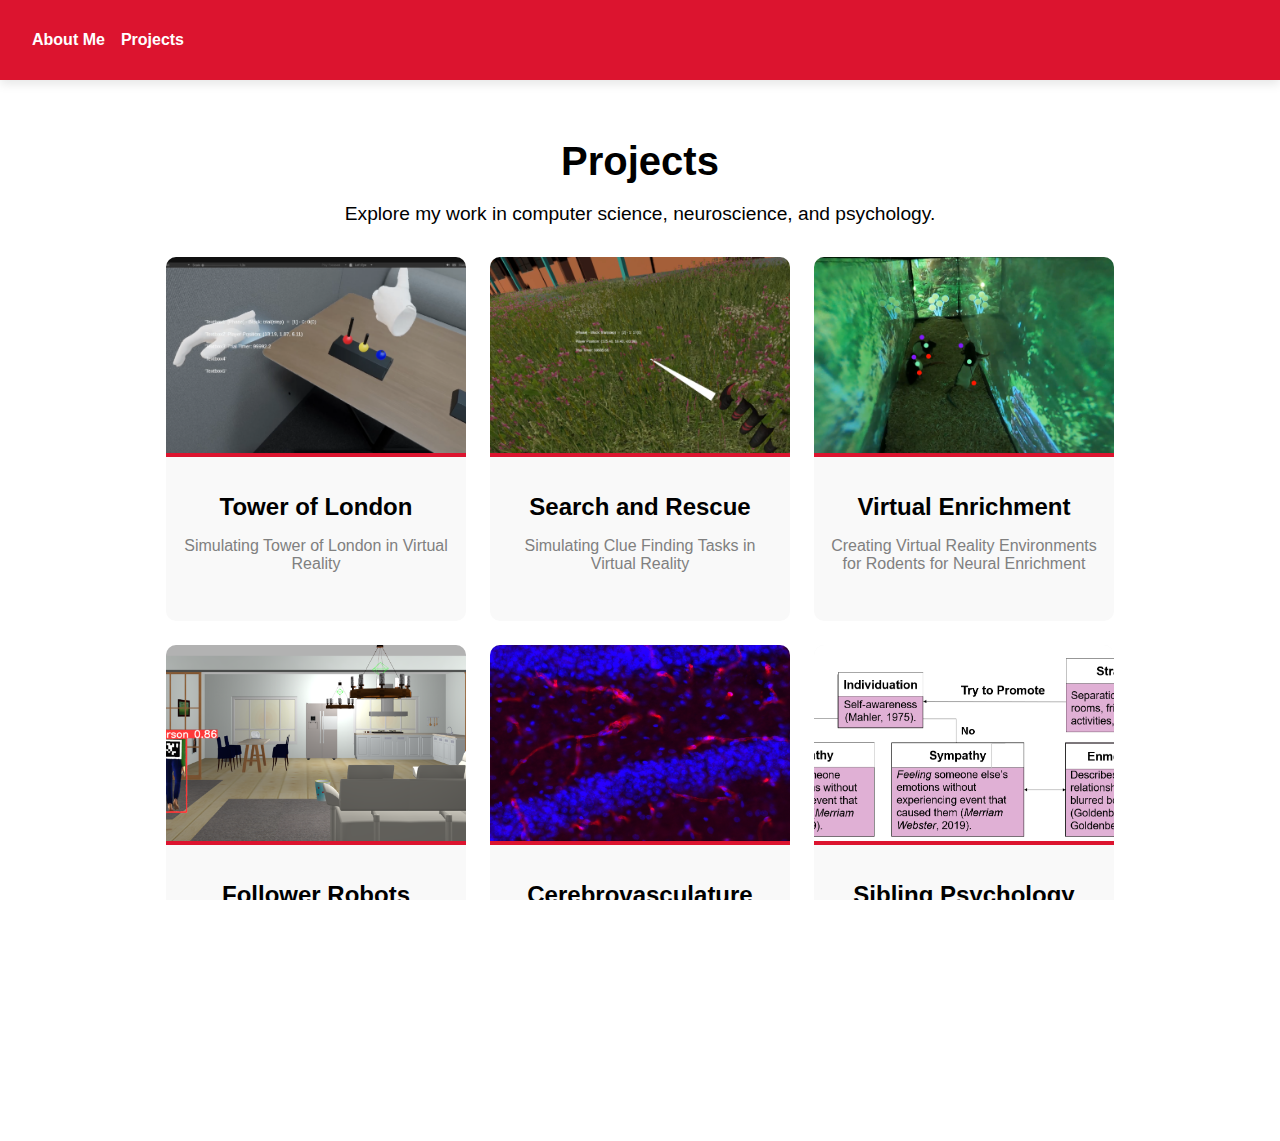
<file: index.html>
<!DOCTYPE html>
<html lang="en">
<head>
    <meta charset="UTF-8">
    <meta name="viewport" content="width=device-width, initial-scale=1.0">
    <title>Projects</title>
    <link href="https://fonts.googleapis.com/icon?family=Material+Icons" rel="stylesheet">
    <link rel="stylesheet" type="text/css" href="projects.css">
</head>
<body>
    <header>
        <div class="navbar">
            <ul class="nav-contact-links">
                <li><a href="bio.html">About Me</a></li>
                <li><a href="index.html">Projects</a></li>
            </ul>
        </div>
    </header>
    
    <main class="projects-section">
        <h1>Projects</h1>
        <p>Explore my work in computer science, neuroscience, and psychology.</p>
        <div class="project-cards">
            <a href="tol.html" class="project-card">
                <img src="tol-screencapture.png" alt="Tower of London VR">
                <div class="project-info">
                    <h2>Tower of London</h2>
                    <p>Simulating Tower of London in Virtual Reality</p>
                </div>
            </a>

            <a href="searchandrescue.html" class="project-card">
                <img src="vr-search.png" alt="Search in Virtual Reality">
                <div class="project-info">
                    <h2>Search and Rescue</h2>
                    <p>Simulating Clue Finding Tasks in Virtual Reality</p>
                </div>
            </a>
    
            <a href="virtualenrichment.html" class="project-card">
                <img src="VRShot.png" alt="Rats in Virtual and Physical Enriched Environments">
                <div class="project-info">
                    <h2>Virtual Enrichment</h2>
                    <p>Creating Virtual Reality Environments for Rodents for Neural Enrichment</p>
                </div>
            </a>

            <a href="followerRobots.html" class="project-card">
                <img src="fixedreu.png" alt="Human-Following Robot">
                <div class="project-info">
                    <h2>Follower Robots</h2>
                    <p>Comparing Object Detection Algorithms for Human-Following Robots</p>
                </div>
            </a>

            <a href="vasculature.html" class="project-card">
                <img src="vasculature_result.png" alt="Vasculature in a Rat">
                <div class="project-info">
                    <h2>Cerebrovasculature</h2>
                    <p>Comparing Vasculature in Standard and Enriched Rodent Environments</p>
                </div>
            </a>

            <a href="siblings.html" class="project-card">
                <img src="twinsdiagram.png" alt="Twin and Nontwin Sibling Relationships">
                <div class="project-info">
                    <h2>Sibling Psychology</h2>
                    <p>Using Mixed-Methods to Compare Twin and Nontwin Sibling Relationships</p>
                </div>
            </a>
        </div>
    </main>

    <footer class="footer-container">
        <ul class="footer-links">
            <li><a href="mailto:paean.luby@richmond.edu">paean.luby@richmond.edu</a></li>
            <li><a href="https://www.linkedin.com/in/paean-luby-8a6186168/" target="_blank">LinkedIn Profile</a></li>
        </ul>
    </footer>
</body>
</html>
</file>
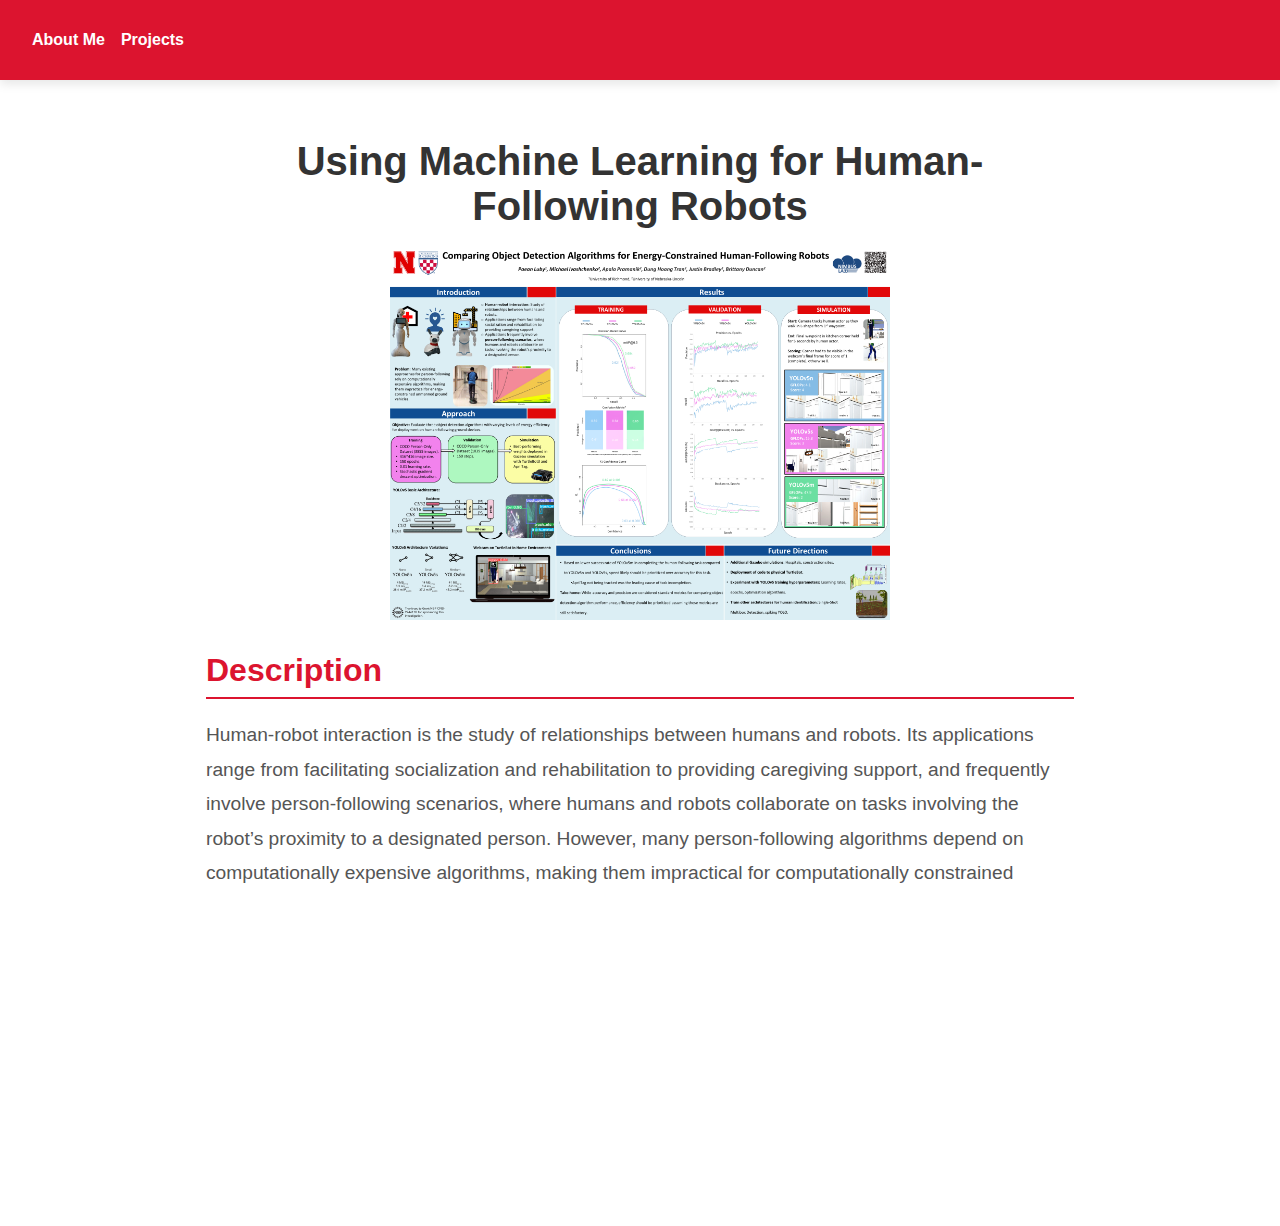
<file: followerRobots.html>
<!DOCTYPE html>
<html lang="en">
<head>
    <meta charset="UTF-8">
    <meta name="viewport" content="width=device-width, initial-scale=1.0">
    <title>Follower Robots</title>
    <link rel="stylesheet" href="search.css">
</head>
<body>
    <header>
        <div class="navbar">
            <ul class="nav-contact-links">
                <li><a href="bio.html">About Me</a></li>
                <li><a href="index.html">Projects</a></li>
            </ul>
        </div>
    </header>
    
    <div class="project-details">
        <h1>Using Machine Learning for Human-Following Robots</h1>
        <div class="media-container">
            <img src="NIMBUS_Poster2.png" alt="Project Diagram">
        </div>
        <h2 class="section-header">Description</h2>
        <div class="description">
            <p>
                Human-robot interaction is the study of relationships between humans and robots. 
                Its applications range from facilitating socialization and rehabilitation to providing caregiving support, and
                frequently involve person-following scenarios, where humans and robots collaborate on tasks involving the robot’s proximity
                to a designated person. However, many person-following algorithms depend on computationally expensive algorithms, making
                them impractical for computationally constrained unmanned ground vehicles. This project sought to compare three object detection algorithms
                (YOLOv5nano, small, and medium) in their completion of a human-following task.
            </p>
        </div>
        <h2 class="section-header">Implementation</h2>
        <div class="description">
            <p>
                This program was built with Python, Gazebo, and ROS 2. 
            </p>
        </div>
    </div>
    <footer class="footer-container">
        <ul class="footer-links">
            <li><a href="mailto:paean.luby@richmond.edu">paean.luby@richmond.edu</a></li>
            <li><a href="https://www.linkedin.com/in/paean-luby-8a6186168/" target="_blank">LinkedIn Profile</a></li>
        </ul>
    </footer>
</body>
</html>
</file>
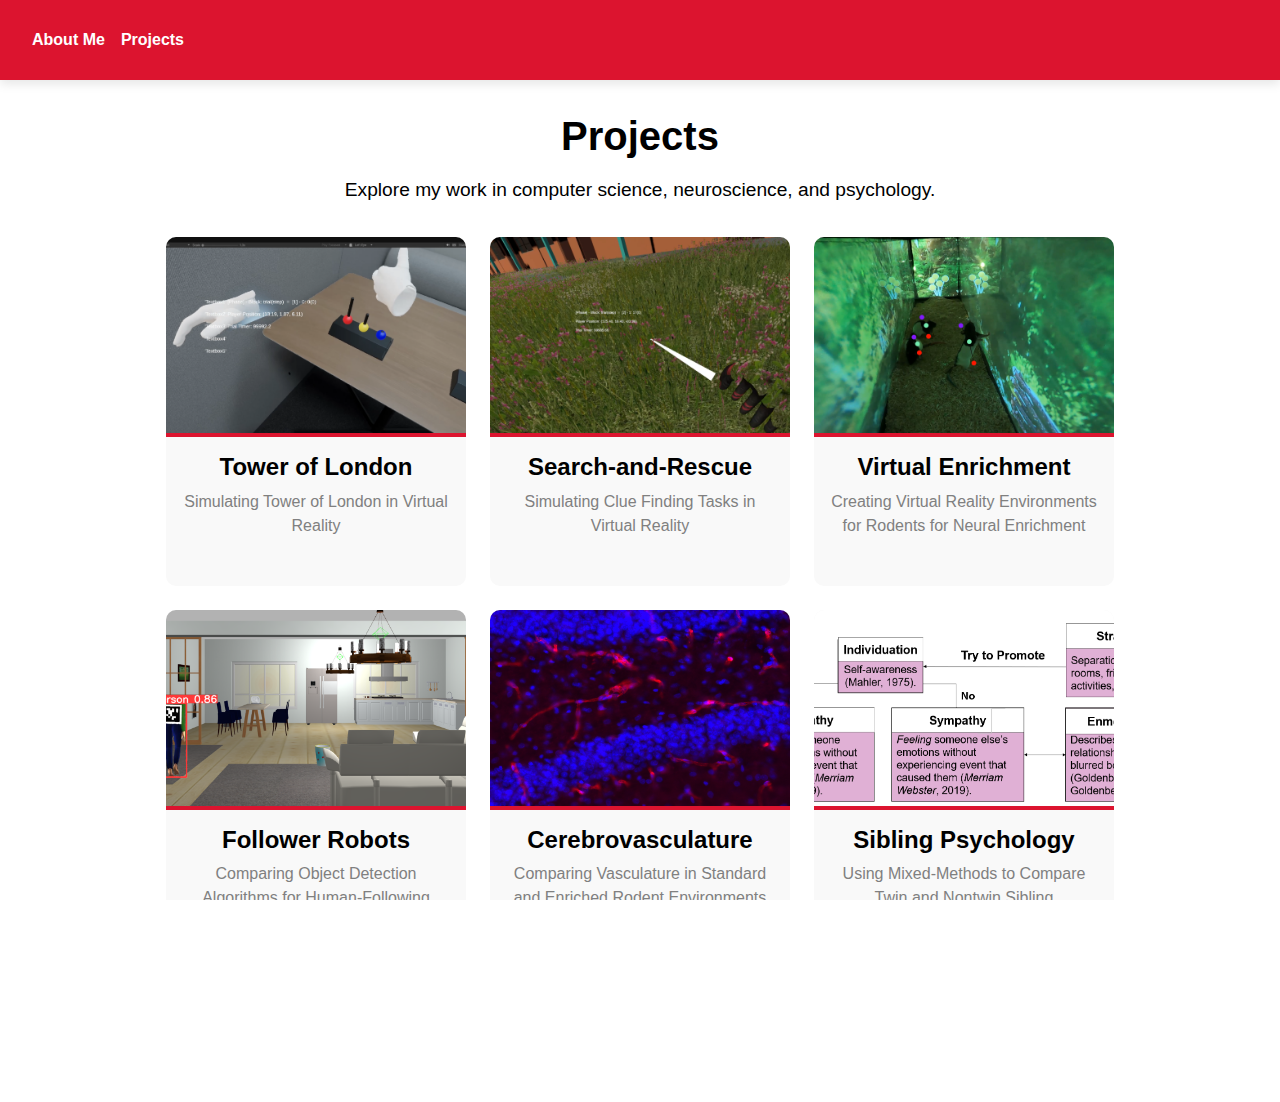
<file: projects.html>
<!DOCTYPE html>
<html lang="en">
<head>
    <meta charset="UTF-8">
    <meta name="viewport" content="width=device-width, initial-scale=1.0">
    <title>Projects</title>
    <link href="https://cdn.jsdelivr.net/npm/bootstrap@5.3.3/dist/css/bootstrap.min.css" rel="stylesheet">
    <link href="https://fonts.googleapis.com/icon?family=Material+Icons" rel="stylesheet">
    <link rel="stylesheet" type="text/css" href="projects.css">
</head>
<body>
    <header>
        <div class="navbar">
            <ul class="nav-contact-links">
                <li><a href="bio.html">About Me</a></li>
                <li><a href="projects.html">Projects</a></li>
            </ul>
        </div>
    </header>
    
    <div class="projects-section">
        <h1>Projects</h1>
        <p>Explore my work in computer science, neuroscience, and psychology.</p>
        <div class="project-cards">
            <a href="tol.html" class="project-card">
                <img src="tol-screencapture.png" alt="Tower of London VR">
                <div class="project-info">
                    <h2>Tower of London</h2>
                    <p>Simulating Tower of London in Virtual Reality</p>
                </div>
            </a>

            <a href="searchandrescue.html" class="project-card">
                <img src="vr-search.png" alt="Search in Virtual Reality">
                <div class="project-info">
                    <h2>Search-and-Rescue</h2>
                    <p>Simulating Clue Finding Tasks in Virtual Reality</p>
                </div>
            </a>
    
            <a href="virtualenrichment.html" class="project-card">
                <img src="VRShot.png" alt="Rats in Virtual and Physical Enriched Environments">
                <div class="project-info">
                    <h2>Virtual Enrichment</h2>
                    <p>Creating Virtual Reality Environments for Rodents for Neural Enrichment</p>
                </div>
            </a>

            <a href="followerRobots.html" class="project-card">
                <img src="fixedreu.png" alt="Human-Following Robot">
                <div class="project-info">
                    <h2>Follower Robots</h2>
                    <p>Comparing Object Detection Algorithms for Human-Following Robots</p>
                </div>
            </a>

            <a href="vasculature.html" class="project-card">
                <img src="vasculature_result.png" alt="Vasculature in a Rat">
                <div class="project-info">
                    <h2>Cerebrovasculature</h2>
                    <p>Comparing Vasculature in Standard and Enriched Rodent Environments</p>
                </div>
            </a>

            <a href="siblings.html" class="project-card">
                <img src="twinsdiagram.png" alt="Twin and Nontwin Sibling Relationships">
                <div class="project-info">
                    <h2>Sibling Psychology</h2>
                    <p>Using Mixed-Methods to Compare Twin and Nontwin Sibling Relationships</p>
                </div>
            </a>
        </div>
    </div>
    <footer class="footer-container">
        <ul class="footer-links">
            <li><a href="mailto:paean.luby@richmond.edu">paean.luby@richmond.edu</a></li>
            <li><a href="https://www.linkedin.com/in/paean-luby-8a6186168/" target="_blank">LinkedIn Profile</a></li>
        </ul>
    </footer>

</body>
</html>
</file>
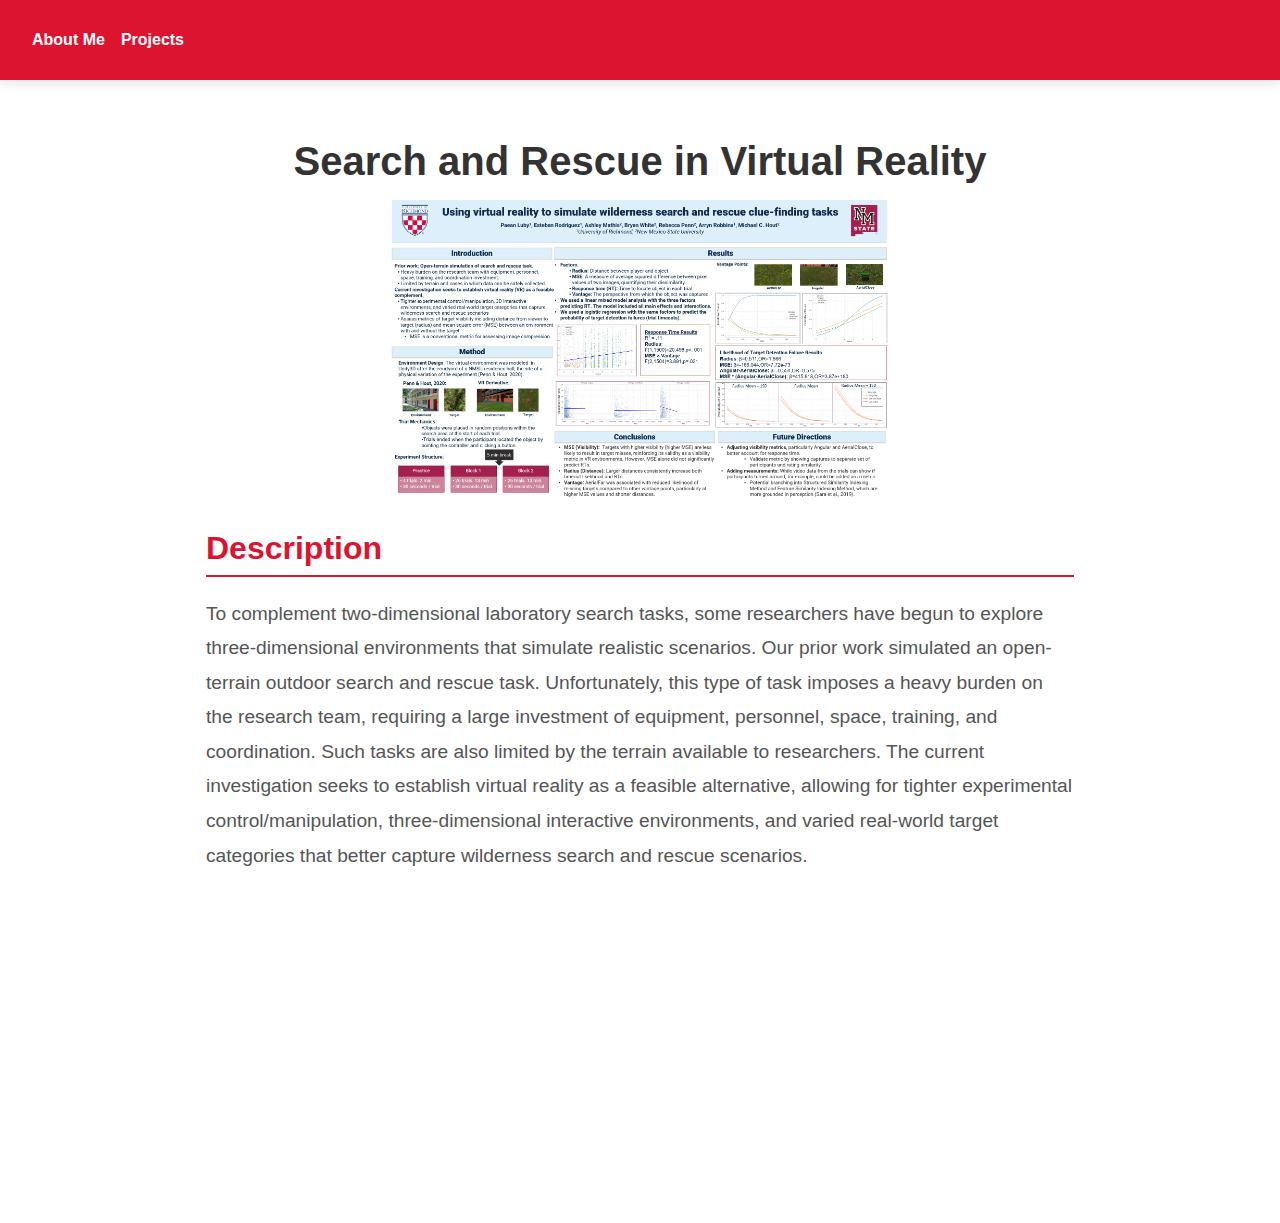
<file: searchandrescue.html>
<!DOCTYPE html>
<html lang="en">
<head>
    <meta charset="UTF-8">
    <meta name="viewport" content="width=device-width, initial-scale=1.0">
    <title>Search and Rescue in Virutal Reality</title>
    <link rel="stylesheet" href="search.css">
</head>
<body>
    <header>
        <div class="navbar">
            <ul class="nav-contact-links">
                <li><a href="bio.html">About Me</a></li>
                <li><a href="index.html">Projects</a></li>
            </ul>
        </div>
    </header>
    
    <div class="project-details">
        <h1>Search and Rescue in Virtual Reality</h1>
        <div class="media-container">
            <img src="vrposter.png" alt="Project Diagram">
        </div>
        <h2 class="section-header">Description</h2>
        <div class="description">
            <p>
                To complement two-dimensional laboratory search tasks, some researchers have begun to 
                explore three-dimensional environments that simulate realistic scenarios. Our prior work 
                simulated an open-terrain outdoor search and rescue task. Unfortunately, this type of task 
                imposes a heavy burden on the research team, requiring a large investment of equipment, personnel, 
                space, training, and coordination. Such tasks are also limited by the terrain available to researchers. 
                The current investigation seeks to establish virtual reality as a feasible alternative, allowing for 
                tighter experimental control/manipulation, three-dimensional interactive environments, and varied 
                real-world target categories that better capture wilderness search and rescue scenarios.
            </p>
        </div>
        <h2 class="section-header">Implementation</h2>
        <div class="description">
            <p>
                This program is built in Unity, primarily with C#.
            </p>
        </div>
        <a href="https://github.com/PaeanLuby/SAR_VR" class="btn" aria-label="View GitHub">View GitHub</a>
    </div>
    <footer class="footer-container">
        <ul class="footer-links">
            <li><a href="mailto:paean.luby@richmond.edu">paean.luby@richmond.edu</a></li>
            <li><a href="https://www.linkedin.com/in/paean-luby-8a6186168/" target="_blank">LinkedIn Profile</a></li>
        </ul>
    </footer>
</body>
</html>
</file>
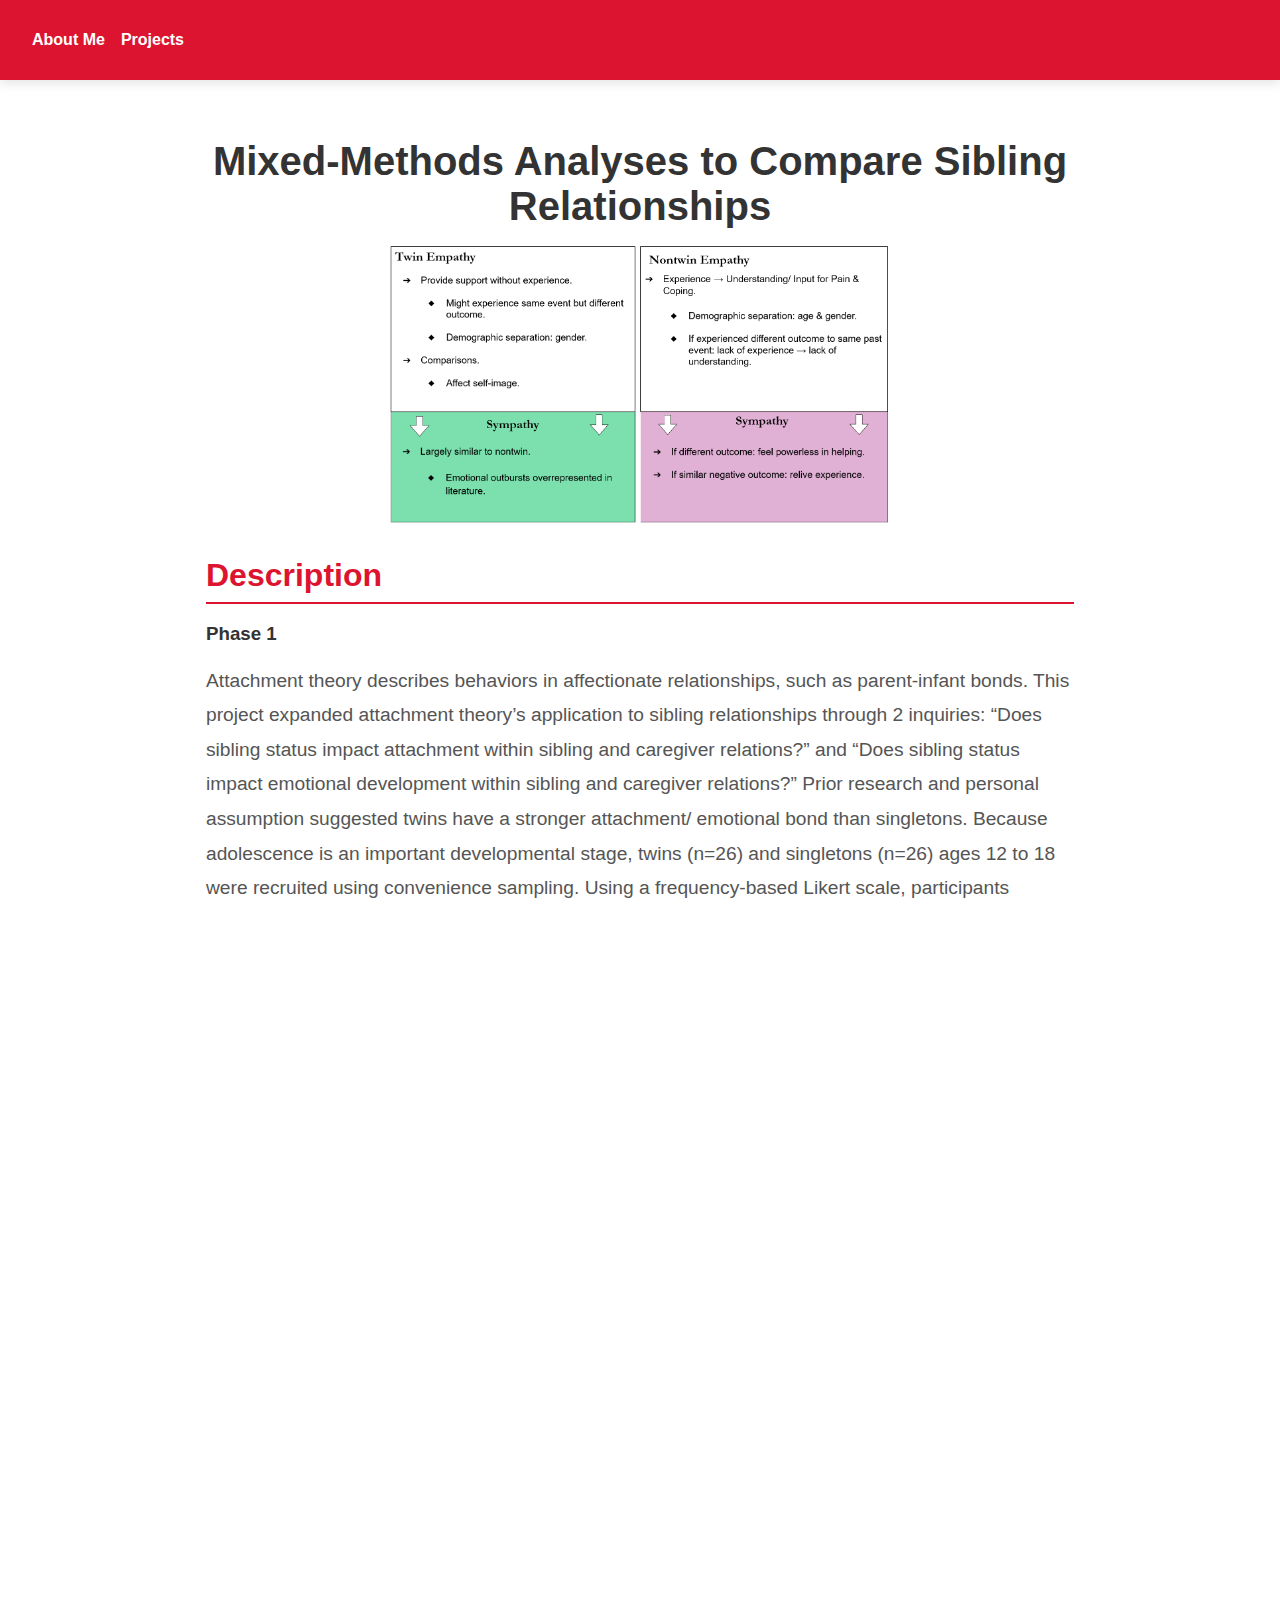
<file: siblings.html>
<!DOCTYPE html>
<html lang="en">
<head>
    <meta charset="UTF-8">
    <meta name="viewport" content="width=device-width, initial-scale=1.0">
    <title>Sibling Relationships</title>
    <link rel="stylesheet" href="search.css">
</head>
<body>
    <header>
        <div class="navbar">
            <ul class="nav-contact-links">
                <li><a href="bio.html">About Me</a></li>
                <li><a href="index.html">Projects</a></li>
            </ul>
        </div>
    </header>
    
    <div class="project-details">
        <h1>Mixed-Methods Analyses to Compare Sibling Relationships</h1>
        <div class="media-container">
            <img src="twins.png" alt="Diagram Displaying Manifestation of Sibling Empathy and Sympathy">
        </div>
        <h2 class="section-header">Description</h2>
        <div class="description">
            <h3>Phase 1</h3>
            <p>
                    Attachment theory describes behaviors in affectionate relationships, such as parent-infant bonds. 
                This project expanded attachment theory’s application to sibling relationships through 2 inquiries: 
                “Does sibling status impact attachment within sibling and caregiver relations?” and “Does sibling 
                status impact emotional development within sibling and caregiver relations?” Prior research and 
                personal assumption suggested twins have a stronger attachment/ emotional bond than singletons. 
                Because adolescence is an important developmental stage, twins (n=26) and singletons (n=26) ages 
                12 to 18 were recruited using convenience sampling. Using a frequency-based Likert scale, 
                participants completed an anonymous 48-question survey developed by the researcher to measure 
                attachment and emotional development with their sibling and caregiver from their perspective. 
                Two-tailed t-tests were used to measure raw scores for the attachment construct and means and 
                standard deviations were calculated for each group. Overall, concerning attachment (12 items), 
                singletons and twins were found to attach to their sibling to a similar extent (p>.05). However, 
                singletons were found to have a higher attachment to their caregiver than twins (p&lt;.05). 
                A chi-square test was used to measure emotional development items and degrees of freedom
                were calculated for each group. Concerning emotional development (8 items), no difference 
                in frequency of dominance, social dependence, or conflict was found for twins and singletons 
                (p>.05). These results suggest that society’s differing treatment of twins and singletons, 
                at least within the adolescent stage, is inconsistent with the dynamics of these interpersonal 
                connections, supporting the recent biopsychosocial shift in parenting multiples as individuals.
            </p>
            <h3>Phase 2</h3>
            <p>
                Twinship has been recognized as interfering with the separation-individuation process, 
                in which familial dependency is reduced for individual development. One way in which 
                experts have approached this complication is by promoting twin treatment similar to 
                that of nontwins. Where their agreement usually ends, however, is on the question of 
                what constitutes this treatment, and how it affects emotional well-being into adolescence 
                and beyond. Twins (n=29) and nontwins (n=25) ages 13-19 were recruited using purposeful sampling. 
                Participants completed a 20-question survey developed by the researcher to collect quantitative 
                and qualitative information about sibling individuation, empathy, sympathy, and enmeshment. Pearson’s 
                chi-squared tests (χ2), Fisher’s exact tests, odds ratios, and associations were applied to sets of 
                categorical data to measure frequencies for the individuation and enmeshment constructs. For the embedded 
                qualitative questions about empathy and sympathy, 6 themes emerged from 75 significant statements.  
                Experiences of empathy and sympathy in sibling relationships encompassed achievement, punishment, health, 
                peer relationships, adjustment, and general. Concerning individuation, twins were found to share a room, be 
                compared by others, have the same friends, and dress alike in childhood significantly more often than their 
                nontwin counterparts (p&lt;.05). In spite of these less individualistic treatments, no sibling status-based 
                differences in enmeshment-related behaviors were found (p>.05). However, associations were found between 
                certain forms of collectivist treatment and frequency of comparisons, which twins claimed negatively 
                affected their twinship. These results suggest that some individuation strategies emphasized by twin 
                experts are not as central to promoting intersibling well-being as others less widely emphasized, such as 
                avoiding comparisons.

            </p>
        </div>
        <h2 class="section-header">Implementation</h2>
        <div class="description">
            <p>
                Qualitative data was analyzed in Atlas.Ti and quantitative data was analyzed in Excel.
            </p>
        </div>
        <div class="bottom-container">
            <a href="twinposter1.pdf" class="btn" aria-label="View Poster from Phase 1" target="_blank">View Poster from Phase 1</a>
            <a href="paper2.pdf" class="btn" aria-label="View Paper from Phase 2" target="_blank">View Paper from Phase 2</a>
            </a>
        </div>
    </div>
    <footer class="footer-container">
        <ul class="footer-links">
            <li><a href="mailto:paean.luby@richmond.edu">paean.luby@richmond.edu</a></li>
            <li><a href="https://www.linkedin.com/in/paean-luby-8a6186168/" target="_blank">LinkedIn Profile</a></li>
        </ul>
    </footer>
</body>
</html>
</file>
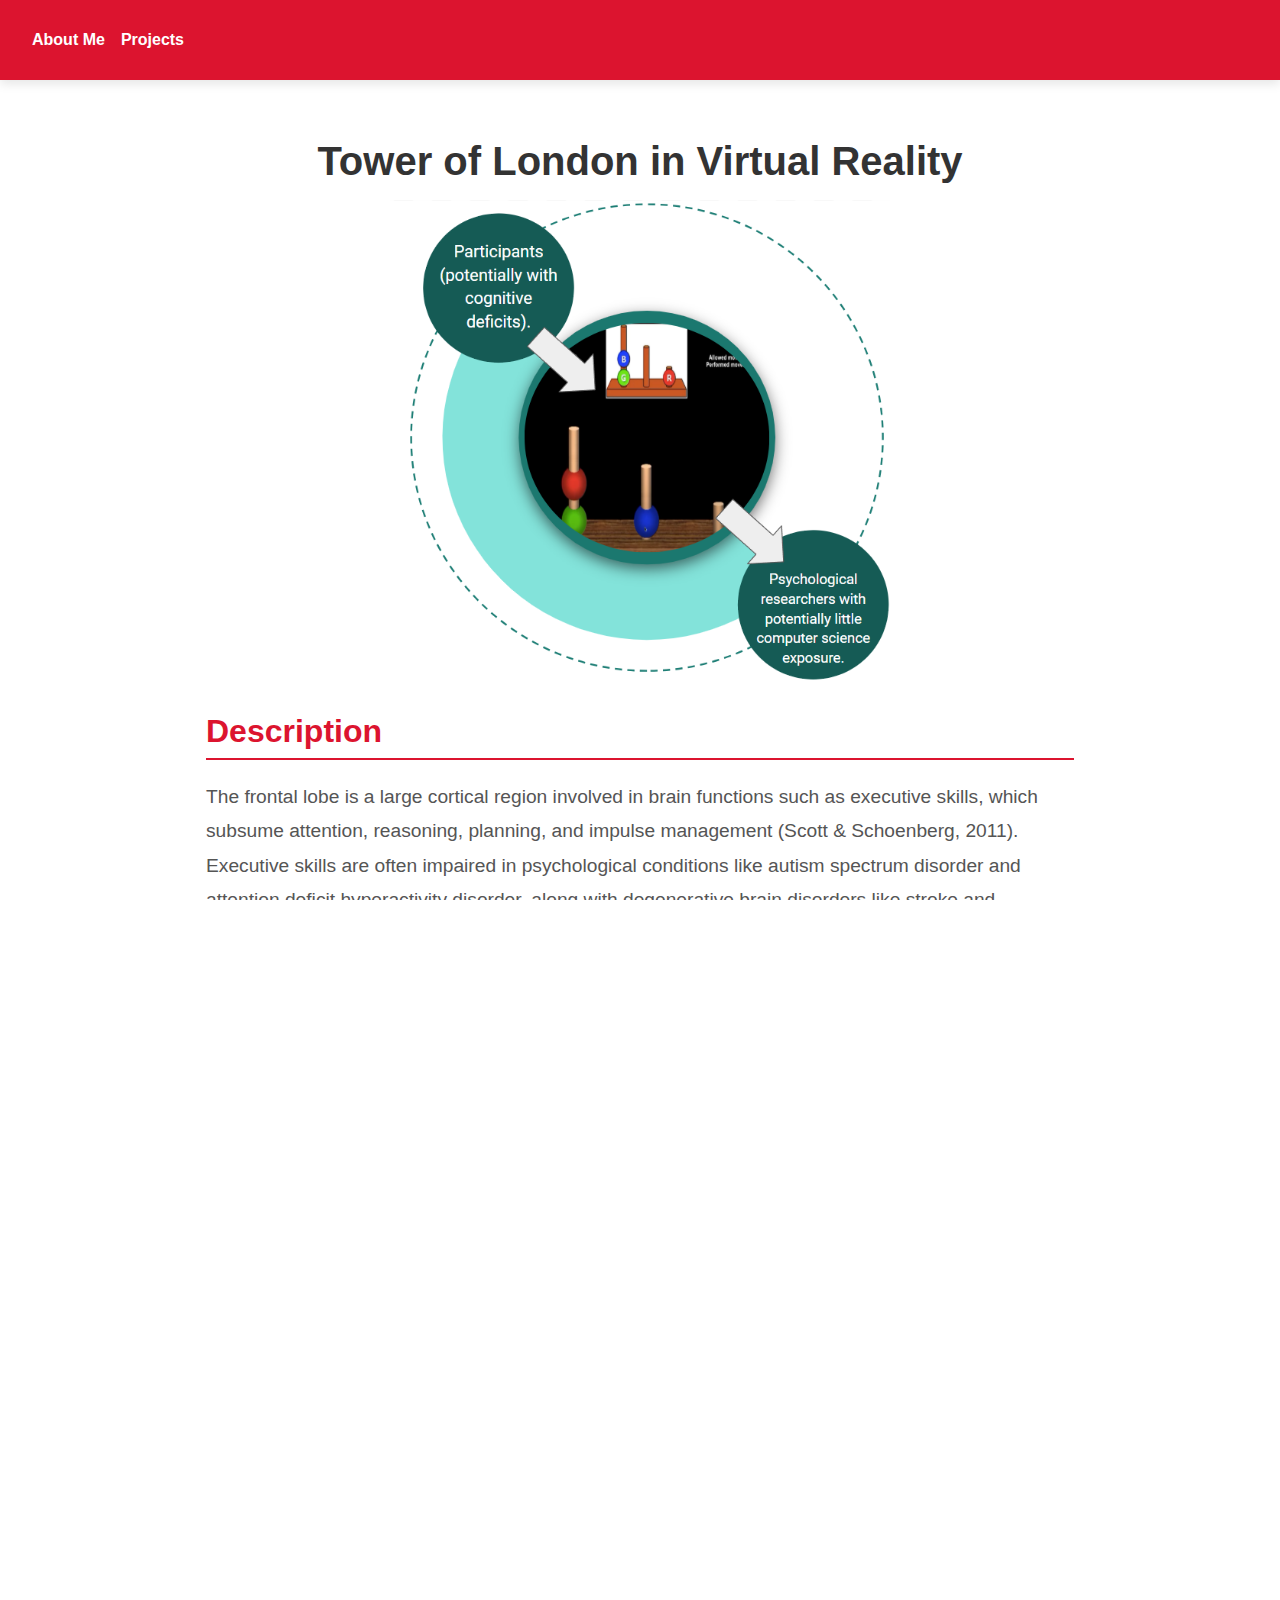
<file: tol.html>
<!DOCTYPE html>
<html lang="en">
<head>
    <meta charset="UTF-8">
    <meta name="viewport" content="width=device-width, initial-scale=1.0">
    <title>Tower of London in Virtual Reality</title>
    <link rel="stylesheet" href="search.css">
</head>
<body>
    <header>
        <div class="navbar">
            <ul class="nav-contact-links">
                <li><a href="bio.html">About Me</a></li>
                <li><a href="index.html">Projects</a></li>
            </ul>
        </div>
    </header>
    <div class="project-details">
        <h1>Tower of London in Virtual Reality</h1>
        <div class="media-container">
            <img src="tolschema.png" alt="Project Diagram">
        </div>
        <h2 class="section-header">Description</h2>
        <div class="description">
            <p>
                The frontal lobe is a large cortical region involved 
                in brain functions such as executive skills, which 
                subsume attention, reasoning, planning, and impulse 
                management (Scott & Schoenberg, 2011). Executive skills
                are often impaired in psychological conditions like 
                autism spectrum disorder and attention deficit 
                hyperactivity disorder, along with degenerative brain 
                disorders like stroke and dementia (Cleveland Clinic, 2024). 
                Tower tasks are assessments that require the user to 
                reach a goal position in the fewest number of moves, 
                a task calling upon planning abilities. Current popular 
                tower tasks include the Tower of Hanoi and the Tower of 
                London, both with various adaptations. The Tower of Hanoi 
                requires the user to move all disks from the left to the 
                right peg in the fewest number of moves with two constraints: 
                (1) the user may not place a smaller disk under a larger one and 
                (2) only one disk can be moved at a time. The Tower of London aimed to 
                operationalize the difficulty of the problems in the Tower of Hanoi to more 
                precisely assess planning in people with frontal lobe difficulties. All of the 
                balls are the same size in the Tower of London, and only one ball can be moved at a time. 
                The pegs are also of different sizes, holding three, two, and one balls, respectively. 
                The original test developed by Shallice (1982) comprised 12 problems, with the differing 
                starting and ending positions tempering the difficulty of each problem. However, one problem 
                with the growing popularization of these Tower Tasks is the variability of the versions employed 
                by psychologists to test people with differing disorders, presuming interchangeability among them. 
            </p>
        </div>
        <h2 class="section-header">Implementation</h2>
        <div class="description">
            <p>
                This program is built in Unity, primarily with C#.
            </p>
        </div>
    </div>
    <footer class="footer-container">
        <ul class="footer-links">
            <li><a href="mailto:paean.luby@richmond.edu">paean.luby@richmond.edu</a></li>
            <li><a href="https://www.linkedin.com/in/paean-luby-8a6186168/" target="_blank">LinkedIn Profile</a></li>
        </ul>
    </footer>
</body>
</html>
</file>
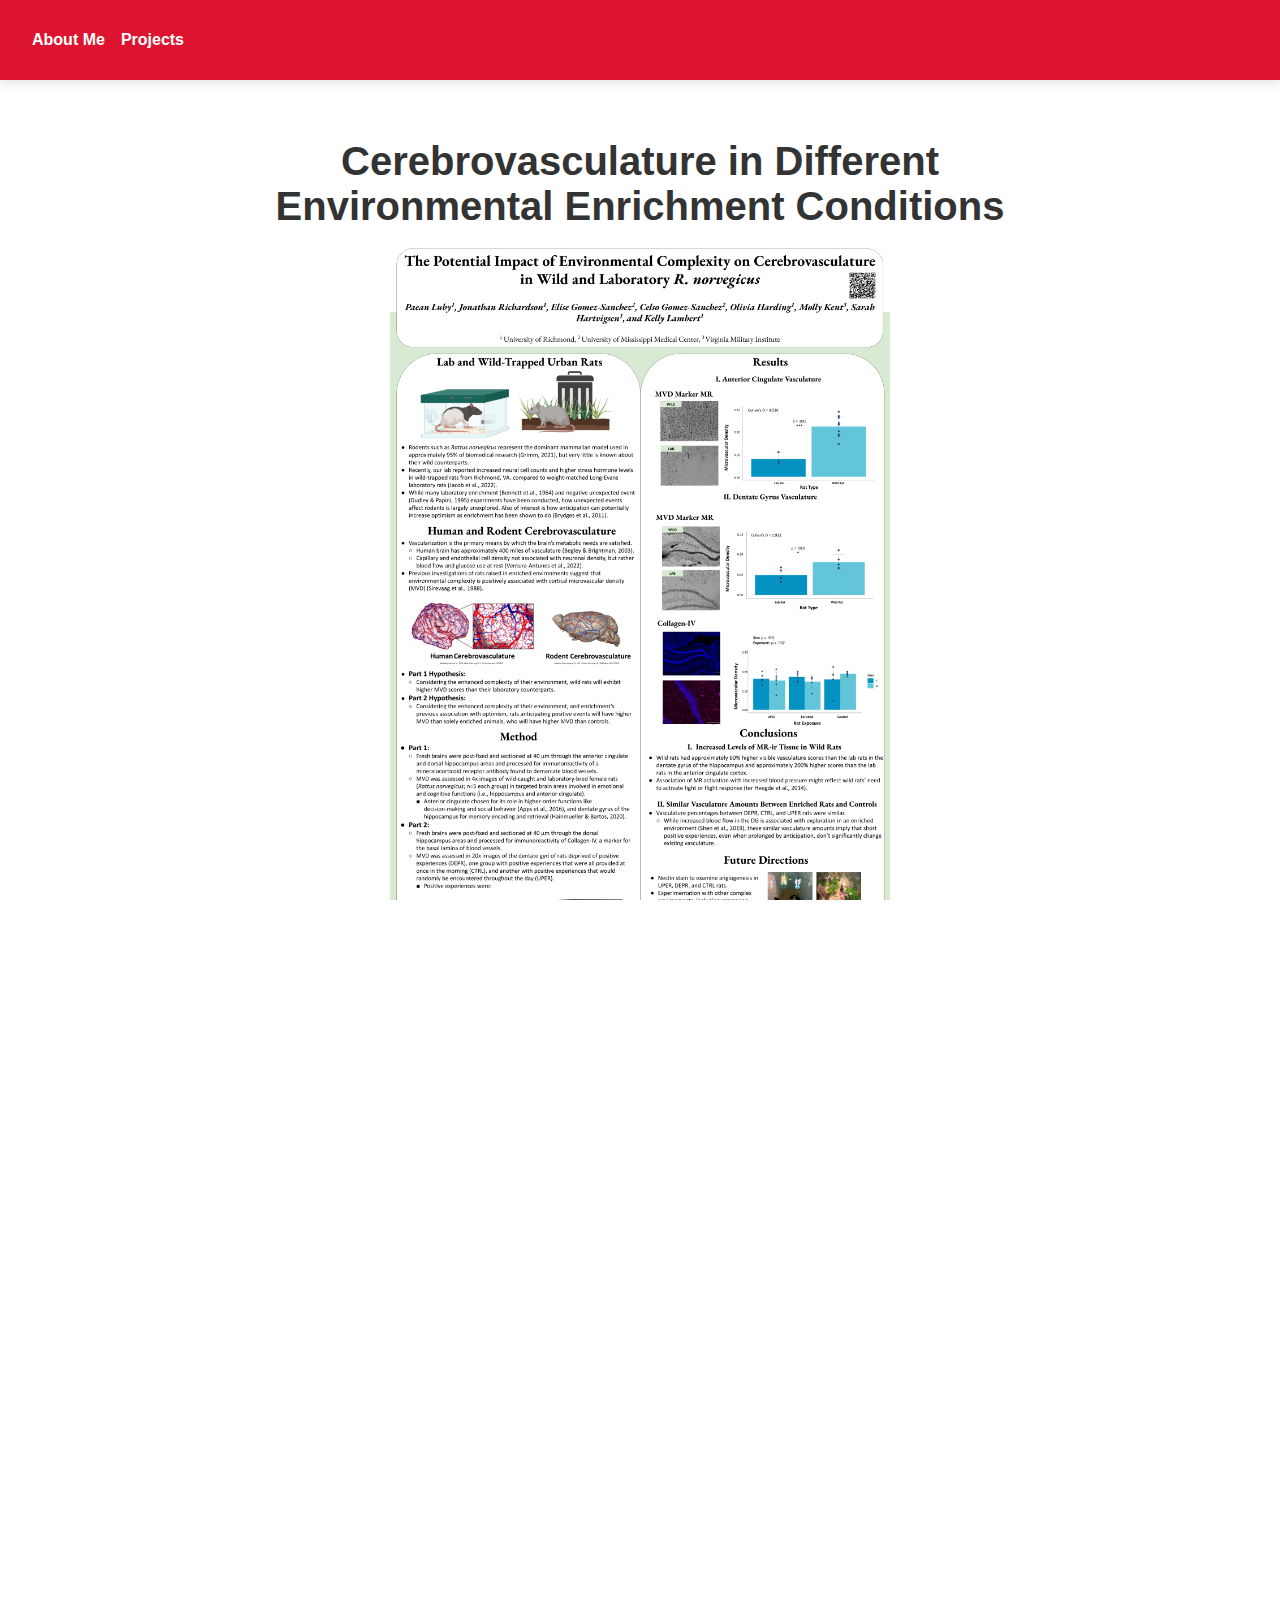
<file: vasculature.html>
<!DOCTYPE html>
<html lang="en">
<head>
    <meta charset="UTF-8">
    <meta name="viewport" content="width=device-width, initial-scale=1.0">
    <title>Cerebrovasculature</title>
    <link rel="stylesheet" href="search.css">
</head>
<body>
    <header>
        <div class="navbar">
            <ul class="nav-contact-links">
                <li><a href="bio.html">About Me</a></li>
                <li><a href="index.html">Projects</a></li>
            </ul>
        </div>
    </header>
    <div class="project-details">
        <h1>Cerebrovasculature in Different Environmental Enrichment Conditions</h1>
        <div class="media-container">
            <img src="wildandlabrats1.png" alt="Comparison of Wild and Lab Rat Cerebrovasculature">
        </div>
        <h2 class="section-header">Description</h2>
        <div class="description">
            <p>
                Vascularization is crucial for meeting the brain’s metabolic demands. Previous
                research on rats in enriched environments indicates a positive correlation between
                environmental complexity and cortical microvascular density (MVD; Sirevaag et al.,
                1988). Recently, our lab observed increased neural cell counts and elevated stress
                hormones in wild-caught rats from Richmond, VA compared to weight-matched
                Long-Evans laboratory rats (Jacob et al., 2022). Building on these initial results, we
                compared MVD in wild female rats (R.norvegicus) with laboratory-bred R.
                norvegicus. (n=5 each group) in the current study. Focusing on brain regions
                implicated in emotional and cognitive functions, namely the hippocampus and
                anterior cingulate cortex (ACC), we hypothesized that wild rats would have higher
                MVD scores due to the complexity of their natural habitat compared to their
                laboratory counterparts. Fresh brains were post-fixed upon removal and sectioned at
                40 μm for immunocytochemistry to quantify mineralocorticoid receptors, an
                antibody known to mark blood vessels. Results indicated that the wild rats had
                approximately 60% higher visible immunoreactive vasculature scores than the lab
                rats in the dentate gyrus (DG) of the hippocampus (p=.016) and approximately
                260% higher scores than the lab rats in the ACC (p=.004). Because natural habitats
                are complex with both engaging and threatening stimuli, the second phase of this
                study examined the impact of laboratory-induced environmental enrichment on
                cerebrovasculature via immunofluorescence procedures targeting Collagen IV, a
                marker for the basal lamina of blood vessels. There was no
                significant difference in vascular density between rats anticipating positive experiences and rats who did
                not experience anticipation in the hippocampus. Given that exploration in an enriched environment is linked 
                to higher brain blood flow, this lack of a significant difference could hint to anticipation not being a necessary 
                element of environmental enrichment for maintaining healthy vasculature. However, it is also possible that the
                anticipation and enrichment experiences were not prolonged enough for such changes to emerge. Together, these results will help
                elucidate the influence of complex, dynamic environments on the brain’s MVD,
                with translational potential for cerebrovascular disease outcomes.
            </p>
        </div>
        <h2 class="section-header">Implementation</h2>
        <div class="description">
            <p>
                Data was analyzed in ImageJ in segmented in Ilastik.
            </p>
        </div>
    </div>
    <footer class="footer-container">
        <ul class="footer-links">
            <li><a href="mailto:paean.luby@richmond.edu">paean.luby@richmond.edu</a></li>
            <li><a href="https://www.linkedin.com/in/paean-luby-8a6186168/" target="_blank">LinkedIn Profile</a></li>
        </ul>
    </footer>
</body>
</html>
</file>
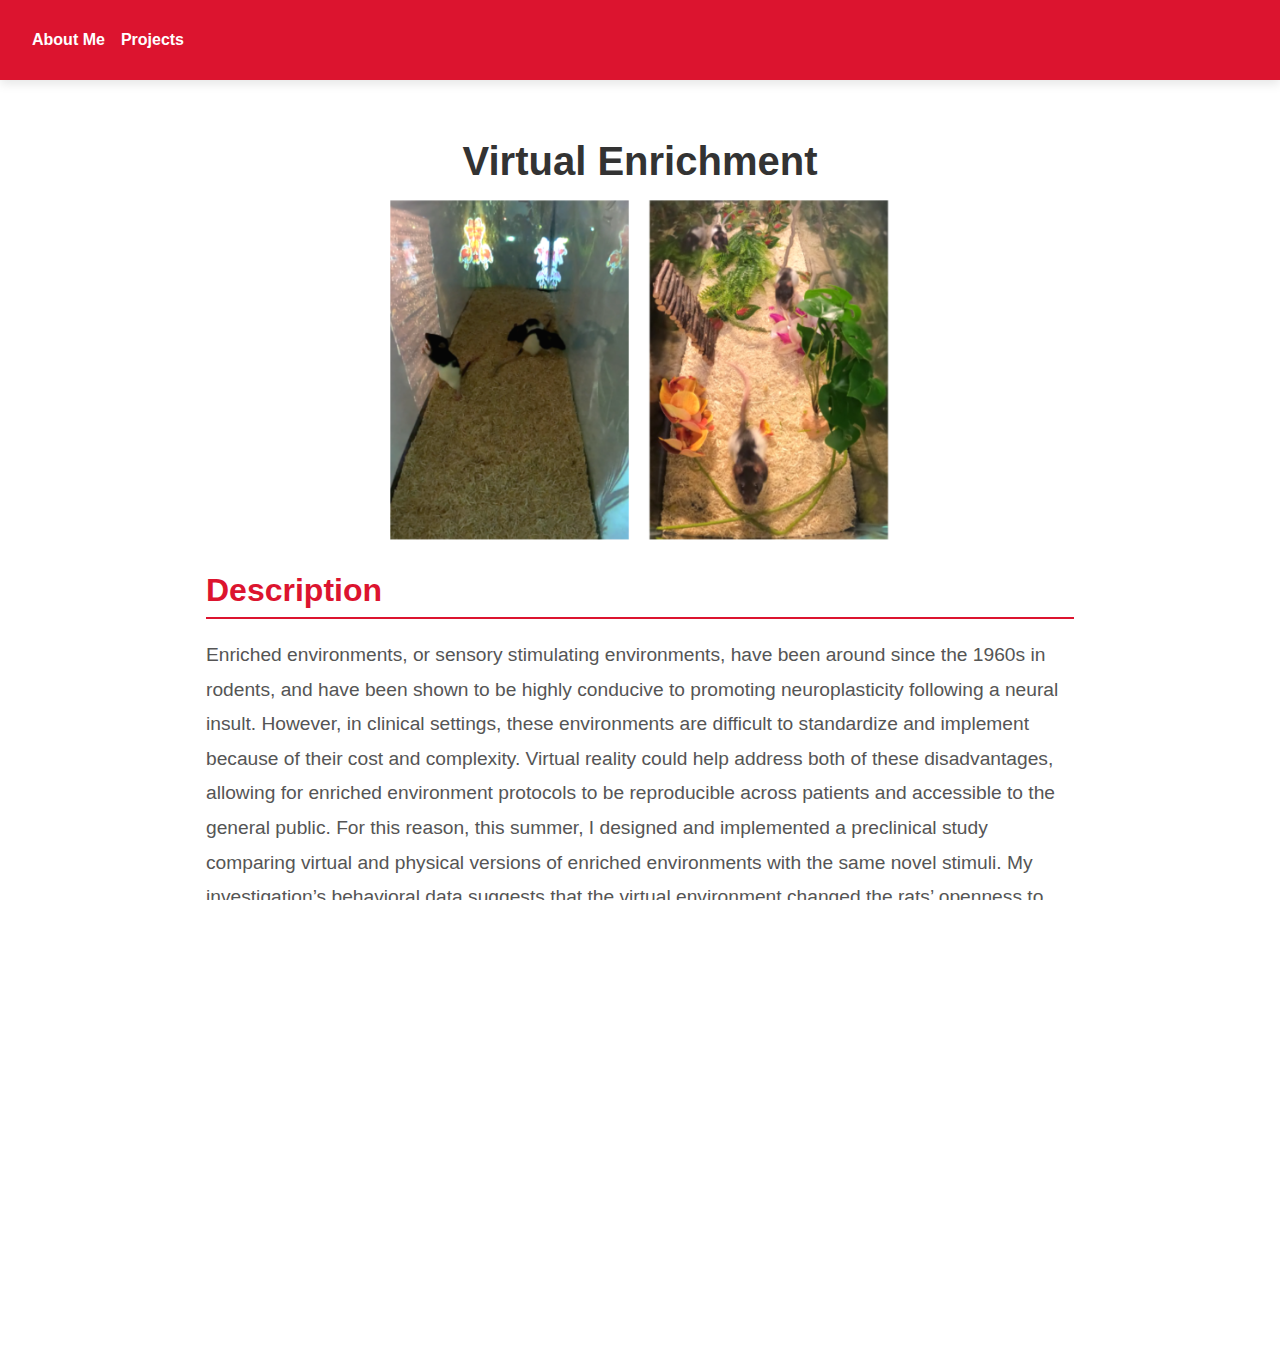
<file: virtualenrichment.html>
<!DOCTYPE html>
<html lang="en">
<head>
    <meta charset="UTF-8">
    <meta name="viewport" content="width=device-width, initial-scale=1.0">
    <title>Virtual Enrichment Details</title>
    <link rel="stylesheet" href="search.css">
</head>
<body>
    <header>
        <div class="navbar">
            <ul class="nav-contact-links">
                <li><a href="bio.html">About Me</a></li>
                <li><a href="index.html">Projects</a></li>
            </ul>
        </div>
    </header>
    
    <div class="project-details">
        <h1>Virtual Enrichment</h1>
        <div class="media-container">
            <img src="VR_comparisons.png" alt="Comparison of rats in virtual and physical enriched environments.">
        </div>
        <h2 class="section-header">Description</h2>
        <div class="description">
            <p>
                Enriched environments, or sensory stimulating environments, have been around since the 1960s
                in rodents, and have been shown to be highly conducive to promoting neuroplasticity following
                a neural insult. However, in clinical settings, these environments are difficult to standardize
                and implement because of their cost and complexity. Virtual reality could help address both
                of these disadvantages, allowing for enriched environment protocols to be reproducible across patients
                and accessible to the general public. For this reason, this summer, I designed and implemented a preclinical
                study comparing virtual and physical versions of enriched environments with the same novel stimuli. My 
                investigation’s behavioral data suggests that the virtual environment changed the rats’ openness to 
                explore in the same way as the physical environment. This semester, I am analyzing the 
                vasculature and neural circuitry of these rats’ visual cortices, somatosensory cortices, 
                and hippocampi to infer possible neuroscientific bases for these similarities, along with using machine learning to 
                further quantify rodent behavior.
            </p>
        </div>
        <h2 class="section-header">Implementation</h2>
        <div class="description">
            <p>
               I used a combination of projectors, image, and video-editing software to construct the virtual environment.
            </p>
        </div>
    </div>
    <footer class="footer-container">
        <ul class="footer-links">
            <li><a href="mailto:paean.luby@richmond.edu">paean.luby@richmond.edu</a></li>
            <li><a href="https://www.linkedin.com/in/paean-luby-8a6186168/" target="_blank">LinkedIn Profile</a></li>
        </ul>
    </footer>
</body>
</html>
</file>
<file: projects.css>
* {
    box-sizing: border-box;
}

html, body {
    height: 100%;
    margin: 0;
    padding: 0;
    overflow-x: hidden;
}

body {
    font-family: Arial, sans-serif;
    color: black;
    display: flex;
    flex-direction: column;
    min-height: 100vh;
}

header {
    background-color: rgb(220, 20, 47);
    color: white;
    box-shadow: 0 4px 10px rgba(0, 0, 0, 0.1);
    height: 5rem;
    display: flex;
    align-items: center;
    padding: 2rem; 
    width: 100%;
}

.navbar {
    display: flex;
    justify-content: flex-start;
    width: 100%;
    text-align: center;
}

.nav-contact-links {
    display: flex;
    flex-direction: row;
    gap: 1rem; 
    list-style-type: none;
    margin: 0;
    padding: 0;
    font-weight: bold;
}

.nav-contact-links a {
    text-decoration: none;
    color: white;
    font-size: 1rem;
    transition: color 0.3s;
}

.nav-contact-links a:hover {
    color: #ddd;
}


.projects-section {
    flex: 1;
    padding: 2rem;
    max-width: 1200px;
    margin: 0 auto;
    text-align: center;
}

.projects-section h1 {
    font-size: 2.5rem;
    margin-bottom: 1rem;
    color: black;
    font-weight: bold;
}

.projects-section p {
    font-size: 1.2rem;
    margin-bottom: 2rem;
    color: black;
}

.project-cards {
    display: flex;
    flex-wrap: wrap;         
    gap: 1.5rem;             
    justify-content: center; 
}

.project-card {
    border-radius: 10px;
    overflow: hidden;
    flex: 1 1 calc(33.333% - 1.5rem); 
    max-width: 300px;
    text-align: left;
    text-decoration: none;
    background-color: #f9f9f9; 
}

.project-card img {
    width: 100%;
    height: 200px; 
    object-fit: cover; 
    display: block;
    border-bottom: 4px solid rgb(220, 20, 47);
}

.project-info {
    padding: 1rem;
}

.project-card h2 {
    text-align: center;
    font-size: 1.5rem;
    color: black;
    font-weight: bold;
    margin-bottom: 0.5rem;
}

.project-card p {
    text-align: center;
    font-size: 1rem;
    color: gray;
}

.project-card:hover {
    box-shadow: 0 8px 15px rgba(0, 0, 0, 0.4);
    cursor: pointer;
}

.footer-container {
    background-color: rgb(220, 20, 47); 
    color: white;
    padding: 2rem; 
    display: flex;
    justify-content: flex-start;
    align-items: flex-start;
    width: 100%;
    text-align: center;
}

.footer-links {
    display: flex;
    flex-direction: row; 
    gap: 1rem;
    list-style-type: none;
    margin: 0;
    padding: 0;
    font-weight: bold;
}

.footer-links li {
    margin: 0;
    padding: 0;
}

.footer-links a {
    text-decoration: none;
    color: white;
    font-size: 1rem;
    transition: color 0.3s;
}

.footer-links a:hover {
    color: #ddd;
}

@media (max-width: 899px) {
    .nav-contact-links {
        flex-direction: column; 
        gap: 0.5rem;
    }

    .navbar {
        justify-content: center;
        align-items: center;
        padding: 1rem; 
        font-size: 1.2rem;
        text-align: center;
    }

    header {
        padding: 1rem; 
        width: 100%;
    }

    .footer-links {
        flex-direction: column;
        align-items: center;
        gap: 0.5rem; 
    }

    .footer-container {
        justify-content: center;
        align-items: center;
        padding: 1rem; 
    }  

    .nav-contact-links a {
        font-size: 1.2rem;
    }
}

@media (max-width: 768px) {
    .project-card {
        flex: 1 1 calc(50% - 1rem); 
    }
}

@media (max-width: 576px) {
    .project-card {
        flex: 1 1 100%; 
    }
}
</file>
<file: search.css>
* {
    box-sizing: border-box;
}

html, body {
    height: 100%;
    margin: 0;
    padding: 0;
    overflow-x: hidden;
}

body {
    font-family: Arial, sans-serif;
    color: #333;
    background-color: white;
    display: flex;
    flex-direction: column;
    min-height: 100vh;
}

header {
    background-color: rgb(220, 20, 47);
    color: white;
    box-shadow: 0 4px 10px rgba(0, 0, 0, 0.1);
    height: 5rem;
    display: flex;
    align-items: center;
    padding: 2rem; 
    width: 100%;
}

.navbar {
    display: flex;
    justify-content: flex-start;
    width: 100%;
    text-align: center;
}

.nav-contact-links {
    display: flex;
    flex-direction: row;
    gap: 1rem; 
    list-style-type: none;
    margin: 0;
    padding: 0;
    font-weight: bold;
}

.nav-contact-links a {
    text-decoration: none;
    color: white;
    font-size: 1rem;
    transition: color 0.3s;
}

.nav-contact-links a:hover {
    color: #ddd;
}

.project-details {
    flex: 1;
    max-width: 900px;
    margin: 2rem auto;
    padding: 0 1rem;
    text-align: left;
}

.project-details h1 {
    font-size: 2.5rem;
    color: #333;
    font-weight: bold;
    margin-bottom: 1rem;
    text-align: center;
}

.media-container img {
    width: 100%;
    max-width: 500px;
    height: auto;
    display: block;
    margin: 1rem auto;
}

.section-header {
    font-size: 2rem;
    color: #dc142f;
    font-weight: bold;
    margin: 2rem 0 1rem;
    border-bottom: 2px solid #dc142f;
    padding-bottom: 0.5rem;
}

.description {
    margin-top: 1rem;
}

.description p {
    font-size: 1.2rem;
    line-height: 1.8;
    color: #555;
    text-align: left;
}

.btn {
    display: inline-block;
    background-color: #dc142f;
    color: white;
    font-size: 1rem;
    padding: 0.8rem 1.5rem;
    border-radius: 5px;
    text-decoration: none;
    margin-top: 0.5rem;
    margin-bottom: 2rem;
    transition: background-color 0.3s ease;
    justify-content: center;
}

.btn:hover {
    background-color: #b0102b;
}

.footer-container {
    background-color: rgb(220, 20, 47); 
    color: white;
    padding: 2rem; 
    display: flex;
    justify-content: left;
    align-items: left;
    width: 100%;
    text-align: left;
}

.footer-links {
    display: flex;
    flex-direction: row; 
    gap: 1rem;
    list-style-type: none;
    margin: 0;
    padding: 0;
    font-weight: bold;
}

.footer-links li {
    margin: 0;
    padding: 0;
}

.footer-links a {
    text-decoration: none;
    color: white;
    font-size: 1rem;
    transition: color 0.3s;
}

.footer-links a:hover {
    color: #ddd;
}

@media (max-width: 899px) {
    .project-details {
        margin: 5%;
        padding: 0;
    }

    .btn {
        display: flex;
        justify-content: center;
    }

    .nav-contact-links {
        flex-direction: column; 
        gap: 0.5rem;
    }

    .navbar {
        justify-content: center;
        align-items: center;
        padding: 1rem; 
        font-size: 1.2rem;
        text-align: center;
    }

    header {
        padding: 1.5rem; 
        width: 100%;
    }

    .footer-links {
        flex-direction: column;
        align-items: center;
        gap: 0.5rem; 
    }

    .footer-container {
        justify-content: center;
        align-items: center;
        padding: 1rem; 
    }  

    .nav-contact-links a {
        font-size: larger;
    }
}
</file>
